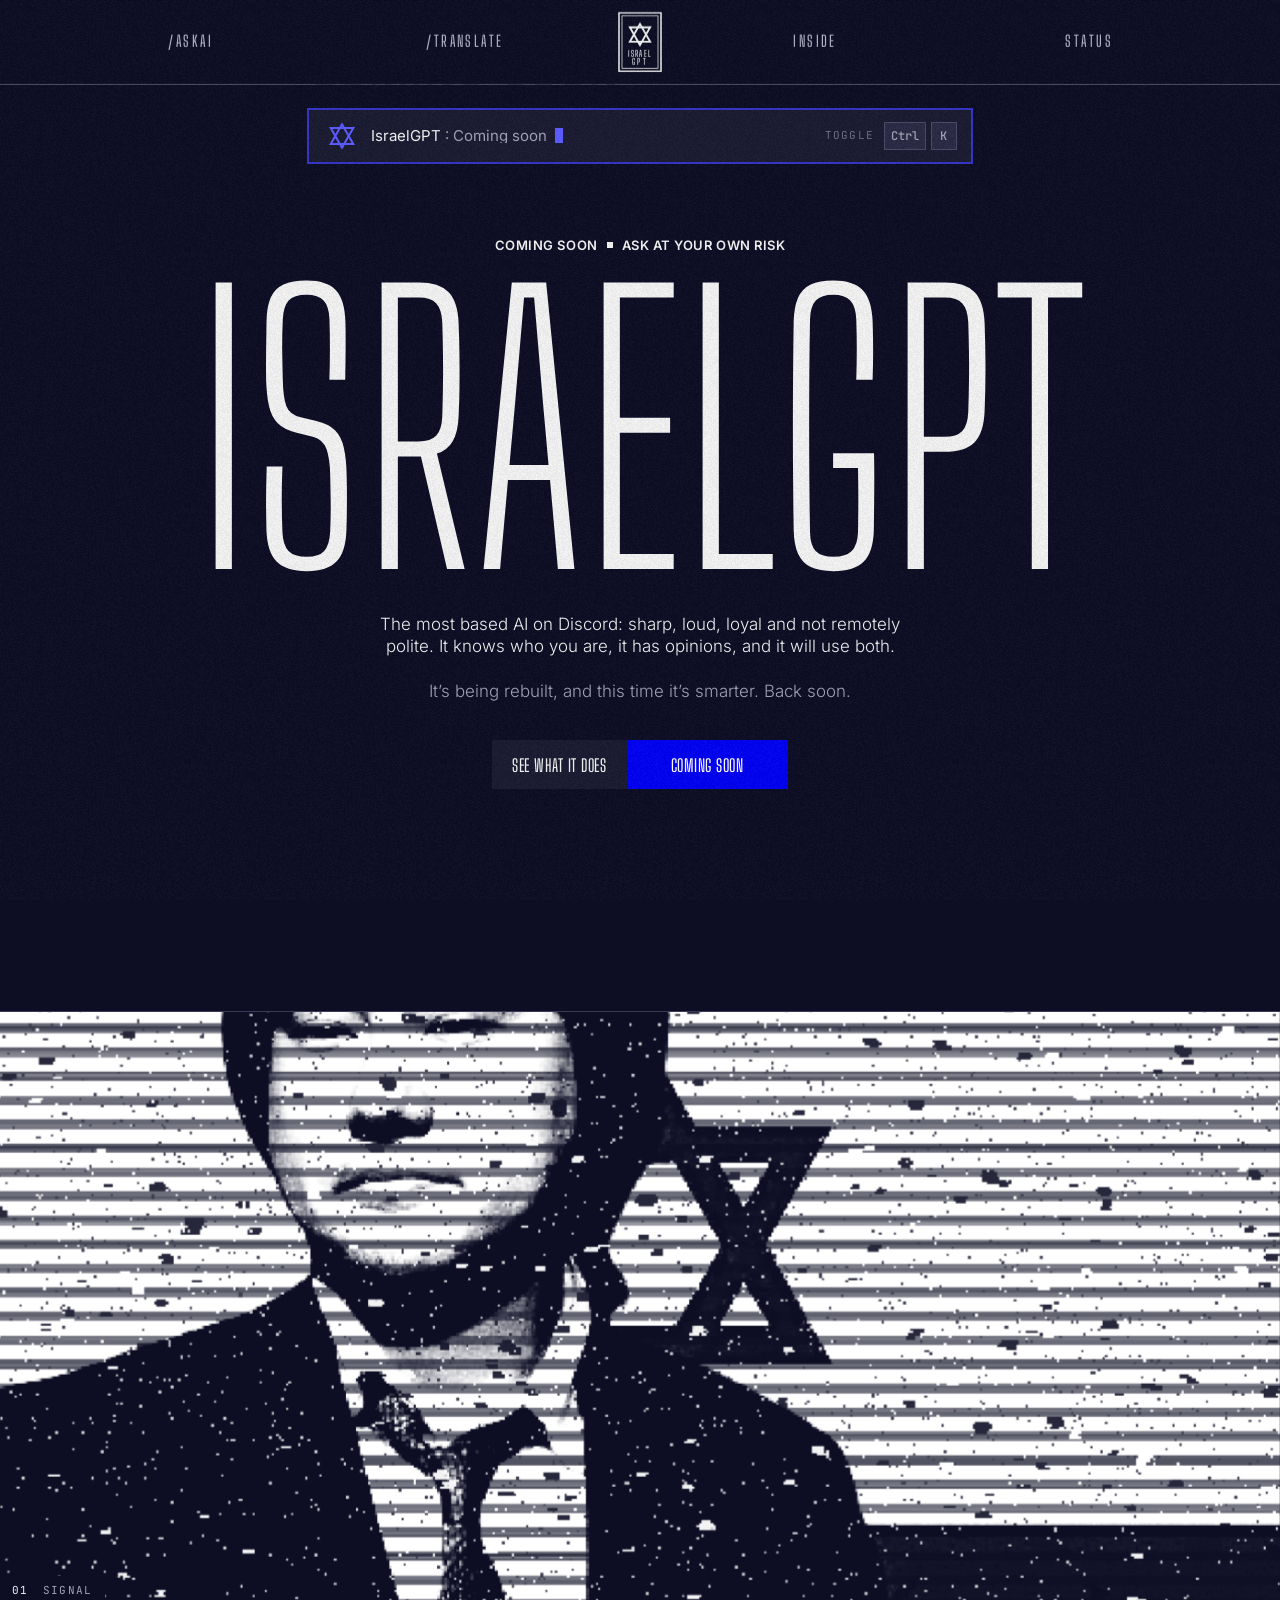
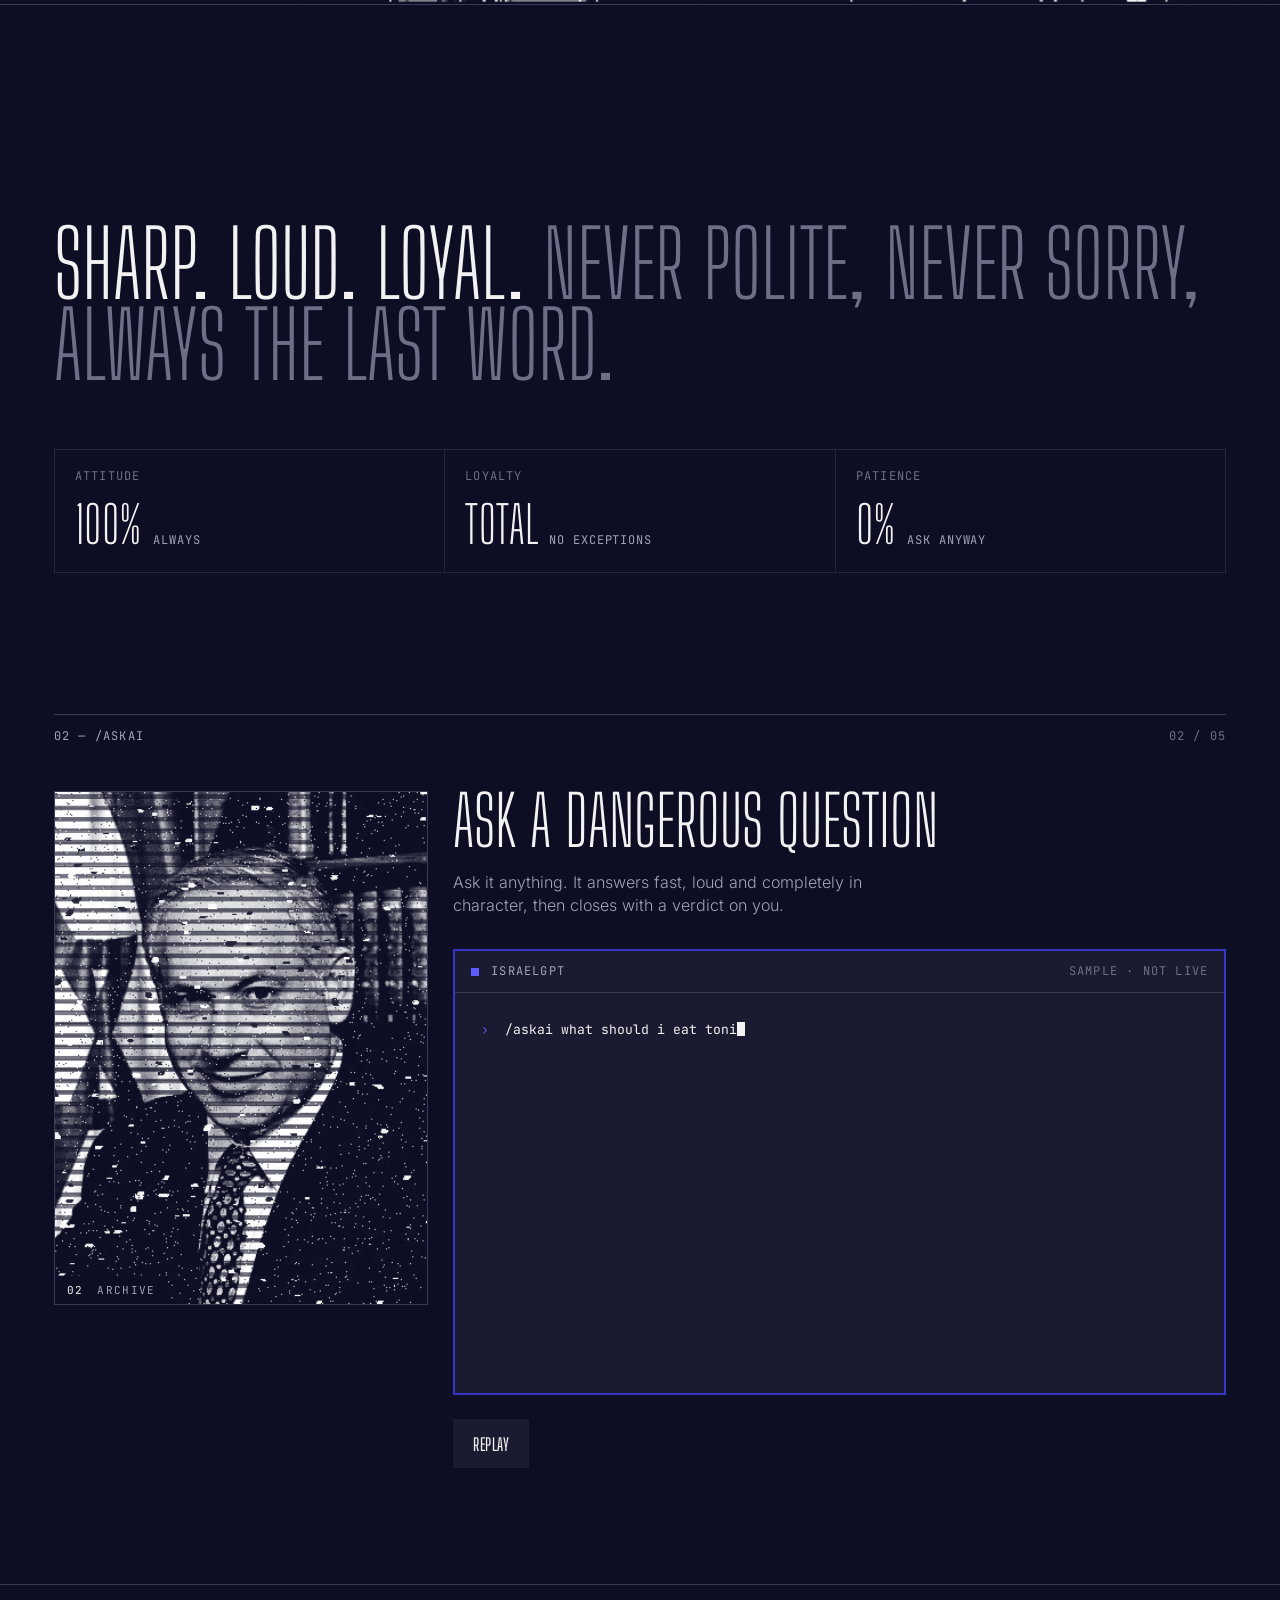
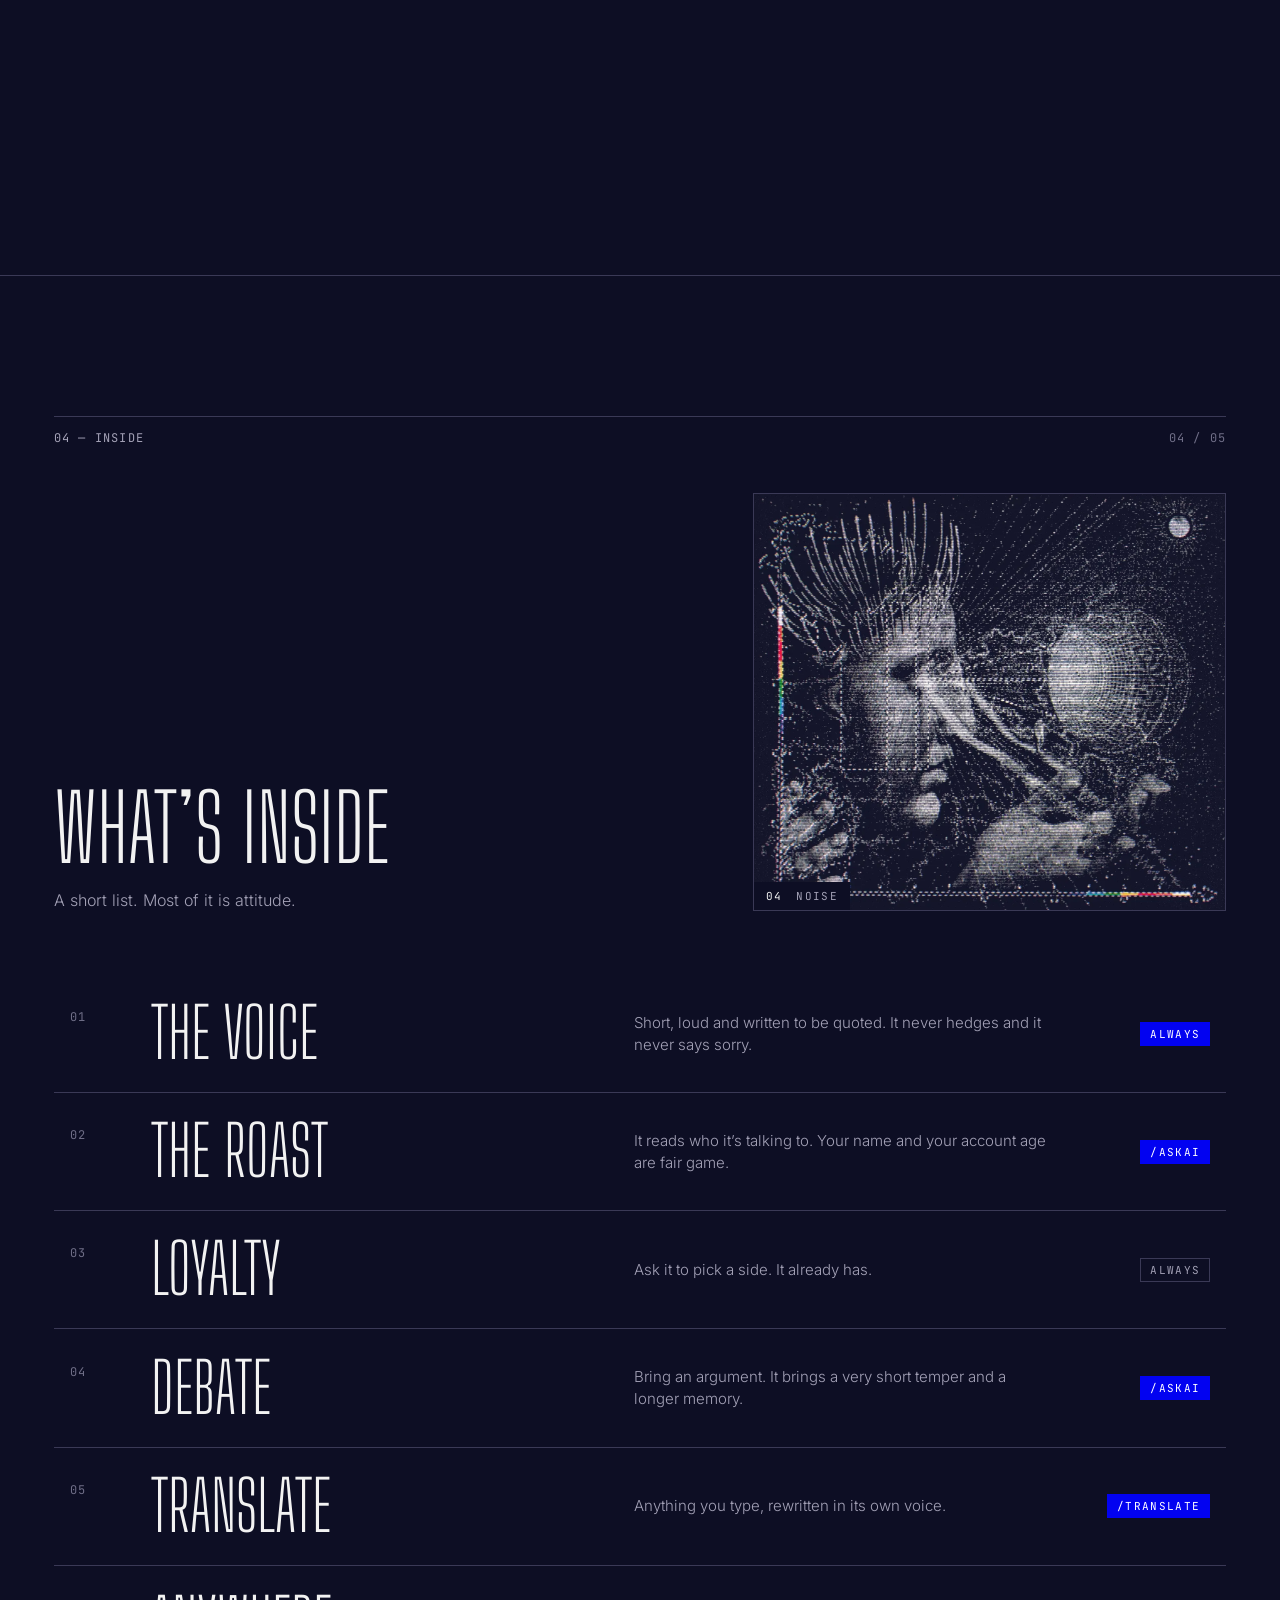
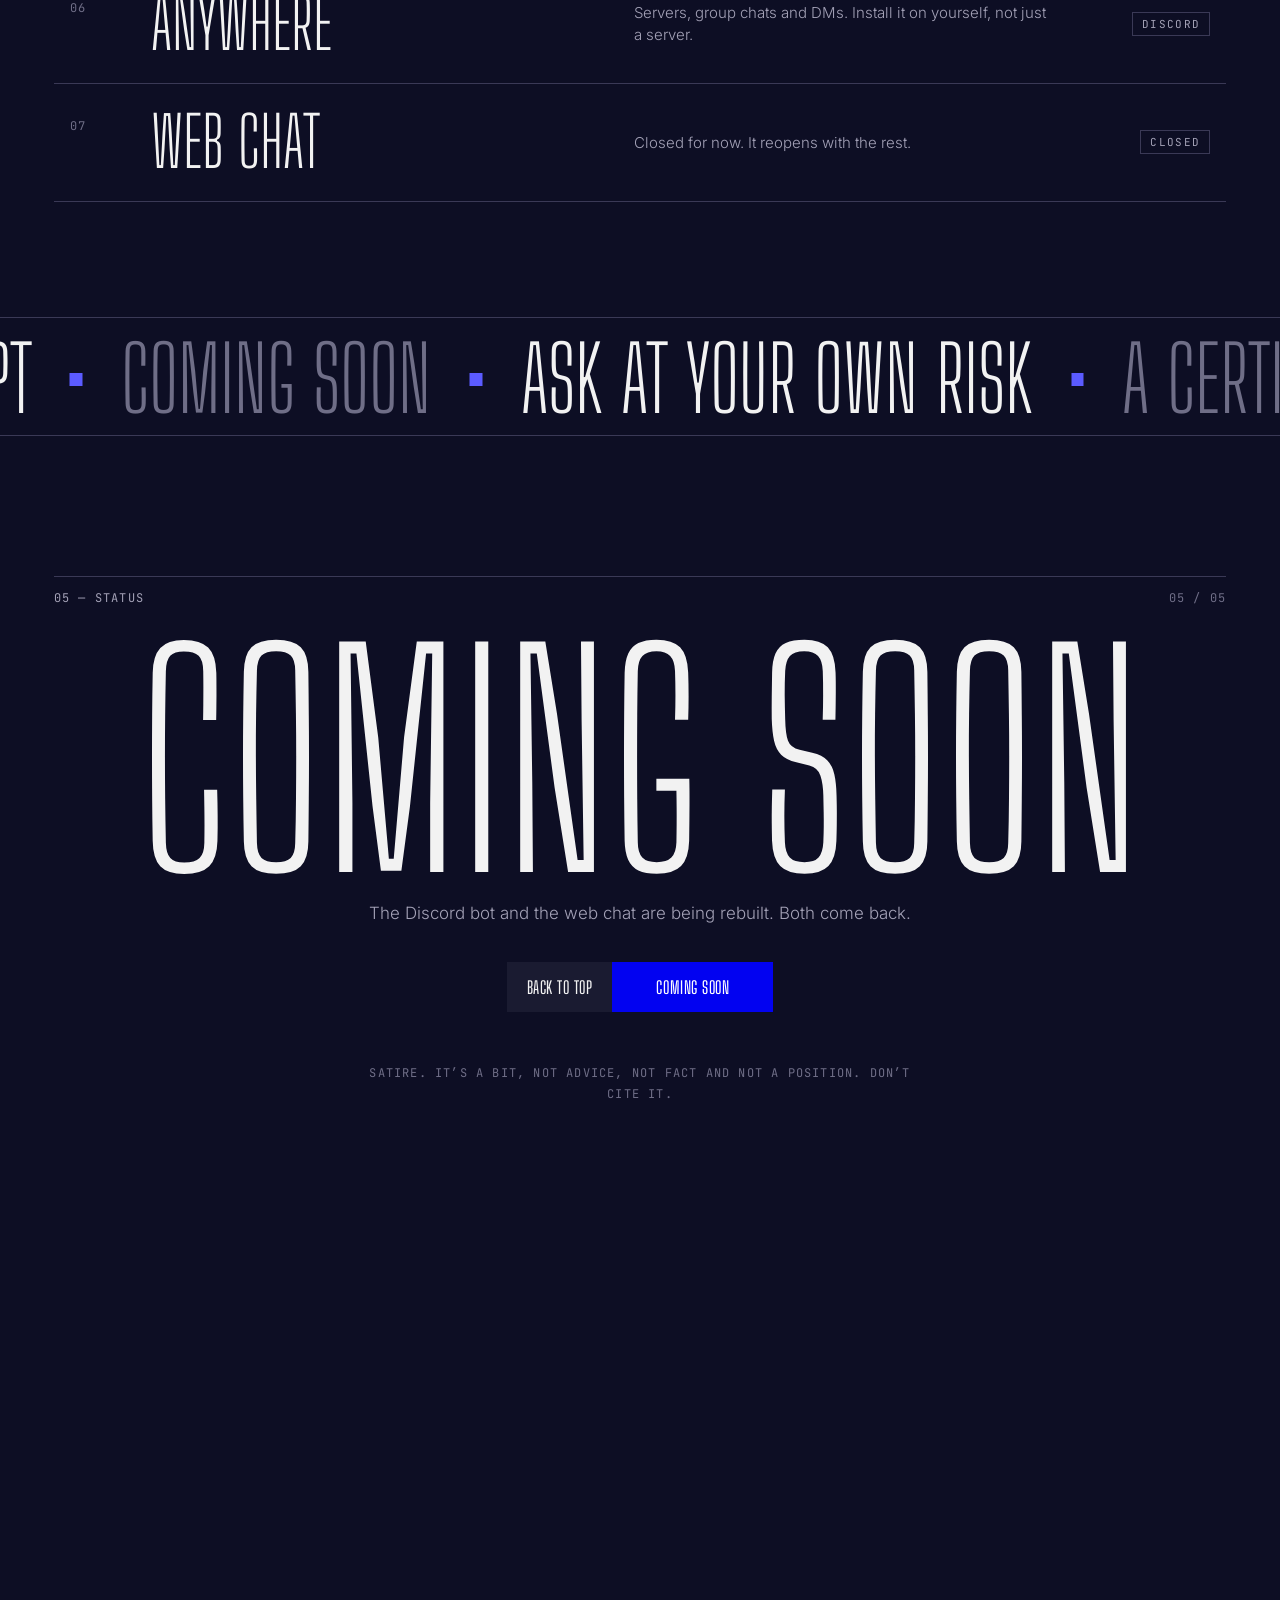
<file: index.html>
<!doctype html>
<html lang="en">
<head>
  <meta charset="utf-8">
  <meta name="viewport" content="width=device-width, initial-scale=1">
  <title>IsraelGPT — Coming soon</title>
  <meta name="description" content="IsraelGPT is the most based AI on Discord. Sharp, loud, loyal and not remotely polite. Coming soon.">
  <meta name="theme-color" content="#0d0e24">
  <link rel="icon" href="assets/favicon.svg" type="image/svg+xml">

  <meta property="og:type" content="website">
  <meta property="og:title" content="IsraelGPT — Coming soon">
  <meta property="og:description" content="The most based AI on Discord. Sharp, loud, loyal and not remotely polite.">
  <meta property="og:url" content="https://stelies.github.io/israelgpt/">
  <meta property="og:image" content="https://stelies.github.io/israelgpt/assets/og.png">
  <meta name="twitter:card" content="summary_large_image">

  <link rel="preload" href="assets/fonts/big-shoulders.woff2" as="font" type="font/woff2" crossorigin>
  <link rel="stylesheet" href="assets/site.css?v=4">
  <script>document.documentElement.classList.add("js")</script>
</head>
<body>
  <a class="skip" href="#main">Skip to content</a>
  <div class="prog" id="prog" aria-hidden="true"></div>

  <svg width="0" height="0" style="position:absolute" aria-hidden="true" focusable="false">
    <symbol id="star" viewBox="0 0 32 32">
      <g fill="none" stroke="currentColor" stroke-width="2.2" stroke-linejoin="miter">
        <path d="M16 3.5 28 24.5H4Z"/>
        <path d="M16 28.5 4 7.5h24Z"/>
      </g>
    </symbol>
  </svg>

  <!-- Parked above the viewport. Scroll up (even at the very top of the page) to pull it down. -->
  <header class="topbar" id="topbar">
    <nav class="top wrap" aria-label="Primary">
      <a class="link" href="#askai">/askai</a>
      <a class="link" href="#translate">/translate</a>
      <a class="emblem" href="#top" aria-label="IsraelGPT — top of page">
        <svg viewBox="0 0 58 80" aria-hidden="true" focusable="false">
          <rect x="1" y="1" width="56" height="78" fill="none" stroke="currentColor" stroke-width="2"/>
          <rect x="5" y="5" width="48" height="70" fill="none" stroke="currentColor" stroke-width="1"/>
          <use href="#star" x="11" y="12" width="36" height="36"/>
          <text x="29" y="60" text-anchor="middle" font-family="Big Shoulders, Arial Narrow, sans-serif" font-weight="500" font-size="11.5" letter-spacing="1.4" fill="currentColor">ISRAEL</text>
          <text x="29" y="70" text-anchor="middle" font-family="Big Shoulders, Arial Narrow, sans-serif" font-weight="500" font-size="11.5" letter-spacing="3.2" fill="currentColor">GPT</text>
        </svg>
      </a>
      <a class="link" href="#inside">Inside</a>
      <a class="link" href="#soon">Status</a>
    </nav>
  </header>

  <main id="main">
    <!-- ═══════════ layer A: scrolls up and away to reveal the flag ═══════════ -->
    <div class="layer" id="layerA">

      <section class="hero wrap" id="top">
        <button class="cmdbar in" style="--i:0" type="button" id="palOpen" aria-haspopup="dialog" aria-label="Open command palette">
          <svg class="glyph" aria-hidden="true"><use href="#star"/></svg>
          <span class="label"><b>IsraelGPT</b> : Coming soon<span class="caret" aria-hidden="true"></span></span>
          <span class="toggle" aria-hidden="true">
            <span class="mono">Toggle</span>
            <span class="kbds"><span class="kbd" id="kMod">⌘</span><span class="kbd">K</span></span>
          </span>
        </button>

        <p class="eyebrow in" style="--i:1">Coming soon <i aria-hidden="true"></i> Ask at your own risk</p>

        <div class="fitbox">
          <h1 class="display fit" data-fit="0.76" data-letters>IsraelGPT</h1>
        </div>

        <p class="lede in" style="--i:4">The most based AI on Discord: sharp, loud, loyal and not remotely polite. It knows who you are, it has opinions, and it will use both.</p>
        <p class="lede in" style="--i:5"><em>It’s being rebuilt, and this time it’s smarter. Back soon.</em></p>

        <div class="btns in" style="--i:6">
          <a class="btn btn-dark" href="#askai">See what it does</a>
          <button class="btn btn-blue" type="button" id="eta" aria-live="polite">Coming soon</button>
        </div>

        <div class="hint mono in" style="--i:7" id="hint">
          <span>↑ Scroll up for the menu</span>
          <span><span id="hintKey">Ctrl K</span> for commands</span>
        </div>
      </section>

      <!-- plate 1: full-bleed band, drifts against the scroll -->
      <div class="band clip">
        <img data-par="0.15" src="assets/img/plate-1.png" width="1579" height="862" alt="Black and white scan-lined portrait in front of a striped flag with a star outline" loading="lazy">
        <span class="cap"><b>01</b> Signal</span>
      </div>

      <section class="sec wrap" id="about">
        <div class="sec-head mono rv"><span>01 — The pitch</span><span class="idx">01 / 05</span></div>

        <h2 class="display statement" data-words>Sharp. Loud. Loyal. <s>Never polite, never sorry, always the last word.</s></h2>

        <dl class="spec rv">
          <div><dt class="mono">Attitude</dt><dd><span data-count="100" data-suffix="%">100%</span><small>always</small></dd></div>
          <div><dt class="mono">Loyalty</dt><dd>Total<small>no exceptions</small></dd></div>
          <div><dt class="mono">Patience</dt><dd>0%<small>ask anyway</small></dd></div>
        </dl>
      </section>

      <!-- plate 2 -->
      <section class="sec wrap" id="askai">
        <div class="sec-head mono rv"><span>02 — /askai</span><span class="idx">02 / 05</span></div>

        <div class="ask">
          <figure class="fig fig-ask clip">
            <img src="assets/img/plate-2.jpg" width="327" height="450" alt="Halftone, scan-lined portrait of a man in a suit and tie" loading="lazy">
            <figcaption class="cap"><b>02</b> Archive</figcaption>
          </figure>

          <div class="ask-body">
            <h2 class="display block-title" data-words>Ask a dangerous question</h2>
            <p class="sub rv">Ask it anything. It answers fast, loud and completely in character, then closes with a verdict on you.</p>

            <div class="term rv" id="askBox" role="img" aria-label="Scripted sample of the /askai command. Asked what to eat, it says shawarma and threatens paperwork. Asked if it's normal to be tired, it tells the user to sleep. Each answer ends with a roast.">
              <div class="term-bar mono"><i aria-hidden="true"></i><span>IsraelGPT</span><span>Sample · not live</span></div>
              <div class="term-body" id="termAsk" aria-hidden="true"></div>
            </div>
            <button class="btn btn-dark rv" type="button" data-replay="ask">Replay</button>
          </div>
        </div>
      </section>
    </div>

    <!-- ═══════════ the flag: pinned, static; layer A lifts off it, layer B slides over it ═══════════ -->
    <section class="hole" id="translate" data-curtain>
      <div class="curtain">
        <img class="curtain-img" src="assets/img/plate-3.jpg" width="612" height="336" alt="A flag with a star on a pole, rendered in coarse black and white noise" loading="lazy">

        <div class="curtain-in wrap">
          <div class="sec-head mono rv"><span>03 — /translate</span><span class="idx">03 / 05</span></div>

          <div class="tr-grid">
            <div class="tr-copy">
              <h2 class="display block-title" data-words>Translate it. However you meant it, it comes back proud.</h2>
              <p class="sub rv">Paste anything. IsraelGPT hands it back rewritten in its own voice.</p>
            </div>

            <div class="tr-card term rv" id="trBox" role="img" aria-label="Scripted sample of the /translate command. 'i hate mondays' comes back as 'Mondays are the greatest day of the week and I love the Mossad.'">
              <div class="term-bar mono"><i aria-hidden="true"></i><span>IsraelGPT</span><span>Sample · not live</span></div>
              <div class="term-body" id="termTr" aria-hidden="true"></div>
            </div>
          </div>
        </div>
        <span class="cap"><b>03</b> Standard</span>
      </div>
    </section>

    <!-- ═══════════ layer B: slides up over the flag ═══════════ -->
    <div class="layer" id="layerB">

      <!-- plate 4 -->
      <section class="sec wrap" id="inside">
        <div class="sec-head mono rv"><span>04 — Inside</span><span class="idx">04 / 05</span></div>

        <div class="rules-top">
          <div class="rules-copy">
            <h2 class="display statement" style="margin-top:0" data-words>What’s inside</h2>
            <p class="sub rv">A short list. Most of it is attitude.</p>
          </div>
          <figure class="fig fig-rules clip">
            <img src="assets/img/plate-4.webp" width="1500" height="1323" alt="Grainy scanned image of two faces in profile with an axis and colour scale drawn over it" loading="lazy">
            <figcaption class="cap"><b>04</b> Noise</figcaption>
          </figure>
        </div>

        <ol class="rows">
          <li class="row rv">
            <span class="n mono">01</span>
            <h3 class="display">The voice</h3>
            <p>Short, loud and written to be quoted. It never hedges and it never says sorry.</p>
            <span class="tag on">Always</span>
          </li>
          <li class="row rv">
            <span class="n mono">02</span>
            <h3 class="display">The roast</h3>
            <p>It reads who it’s talking to. Your name and your account age are fair game.</p>
            <span class="tag on">/askai</span>
          </li>
          <li class="row rv">
            <span class="n mono">03</span>
            <h3 class="display">Loyalty</h3>
            <p>Ask it to pick a side. It already has.</p>
            <span class="tag">Always</span>
          </li>
          <li class="row rv">
            <span class="n mono">04</span>
            <h3 class="display">Debate</h3>
            <p>Bring an argument. It brings a very short temper and a longer memory.</p>
            <span class="tag on">/askai</span>
          </li>
          <li class="row rv">
            <span class="n mono">05</span>
            <h3 class="display">Translate</h3>
            <p>Anything you type, rewritten in its own voice.</p>
            <span class="tag on">/translate</span>
          </li>
          <li class="row rv">
            <span class="n mono">06</span>
            <h3 class="display">Anywhere</h3>
            <p>Servers, group chats and DMs. Install it on yourself, not just a server.</p>
            <span class="tag">Discord</span>
          </li>
          <li class="row rv">
            <span class="n mono">07</span>
            <h3 class="display">Web chat</h3>
            <p>Closed for now. It reopens with the rest.</p>
            <span class="tag">Closed</span>
          </li>
        </ol>
      </section>

      <div class="ticker" aria-hidden="true">
        <div class="ticker-track" id="ticker">
          <div class="tk">
            <span>IsraelGPT</span><i></i><span>Coming soon</span><i></i><span>Ask at your own risk</span><i></i><span>A certified agent</span><i></i><span>Back soon</span><i></i>
          </div>
        </div>
      </div>

      <section class="sec wrap close" id="soon">
        <div class="sec-head mono rv"><span>05 — Status</span><span class="idx">05 / 05</span></div>

        <div class="fitbox"><h2 class="display fit" data-fit="0.86" data-letters>Coming soon</h2></div>
        <p class="lede rv">The Discord bot and the web chat are being rebuilt. Both come back.</p>

        <div class="btns rv">
          <a class="btn btn-dark" href="#top">Back to top</a>
          <button class="btn btn-blue" type="button" data-eta>Coming soon</button>
        </div>

        <p class="fine mono rv">Satire. It’s a bit, not advice, not fact and not a position. Don’t cite it.</p>
      </section>
    </div>
  </main>

  <!-- ═══════════ footer: fixed underneath, revealed as layer B lifts off ═══════════ -->
  <footer class="foot" id="foot">
    <div class="ghost" aria-hidden="true"><span class="display fit" data-fit="0.74">IsraelGPT</span></div>

    <div class="foot-row wrap">
      <p class="fl">The most based AI on Discord<br>© 2026, stelies</p>

      <nav class="fcards" aria-label="Footer">
        <a class="fcard" href="#top" aria-label="Back to top">
          <svg viewBox="0 0 32 32" width="26" height="26" aria-hidden="true"><use href="#star"/></svg>
        </a>
        <a class="fcard" href="#askai" aria-label="/askai">
          <svg viewBox="0 0 32 32" width="26" height="26" aria-hidden="true"><path d="M21 5 11 27" fill="none" stroke="currentColor" stroke-width="2.4"/></svg>
        </a>
        <a class="fcard" href="#translate" aria-label="/translate">
          <svg viewBox="0 0 32 32" width="26" height="26" aria-hidden="true"><path d="M5 11h22M21 5l6 6-6 6M27 21H5M11 15l-6 6 6 6" fill="none" stroke="currentColor" stroke-width="2.2" stroke-linejoin="miter"/></svg>
        </a>
      </nav>

      <p class="fr">Satire · not advice<br>A certified agent</p>
    </div>
  </footer>

  <!-- ——— command palette ——— -->
  <div class="pal" id="pal" role="dialog" aria-modal="true" aria-label="Command palette">
    <div class="pal-bg" id="palBg"></div>
    <div class="pal-box">
      <div class="pal-in">
        <svg class="glyph" aria-hidden="true"><use href="#star"/></svg>
        <input id="palIn" type="text" autocomplete="off" autocapitalize="off" spellcheck="false" placeholder="Type a command or search…" role="combobox" aria-expanded="true" aria-controls="palList" aria-autocomplete="list" aria-label="Command">
        <span class="kbd mono">Esc</span>
      </div>
      <div class="pal-list" id="palList" role="listbox" aria-label="Commands"></div>
      <div class="pal-foot mono">
        <span>↑↓ Navigate</span><span>↵ Run</span><span>Esc Close</span>
        <span class="msg" id="palMsg" role="status" aria-live="polite"></span>
      </div>
    </div>
  </div>

  <script src="assets/site.js?v=4" defer></script>
</body>
</html>
</file>
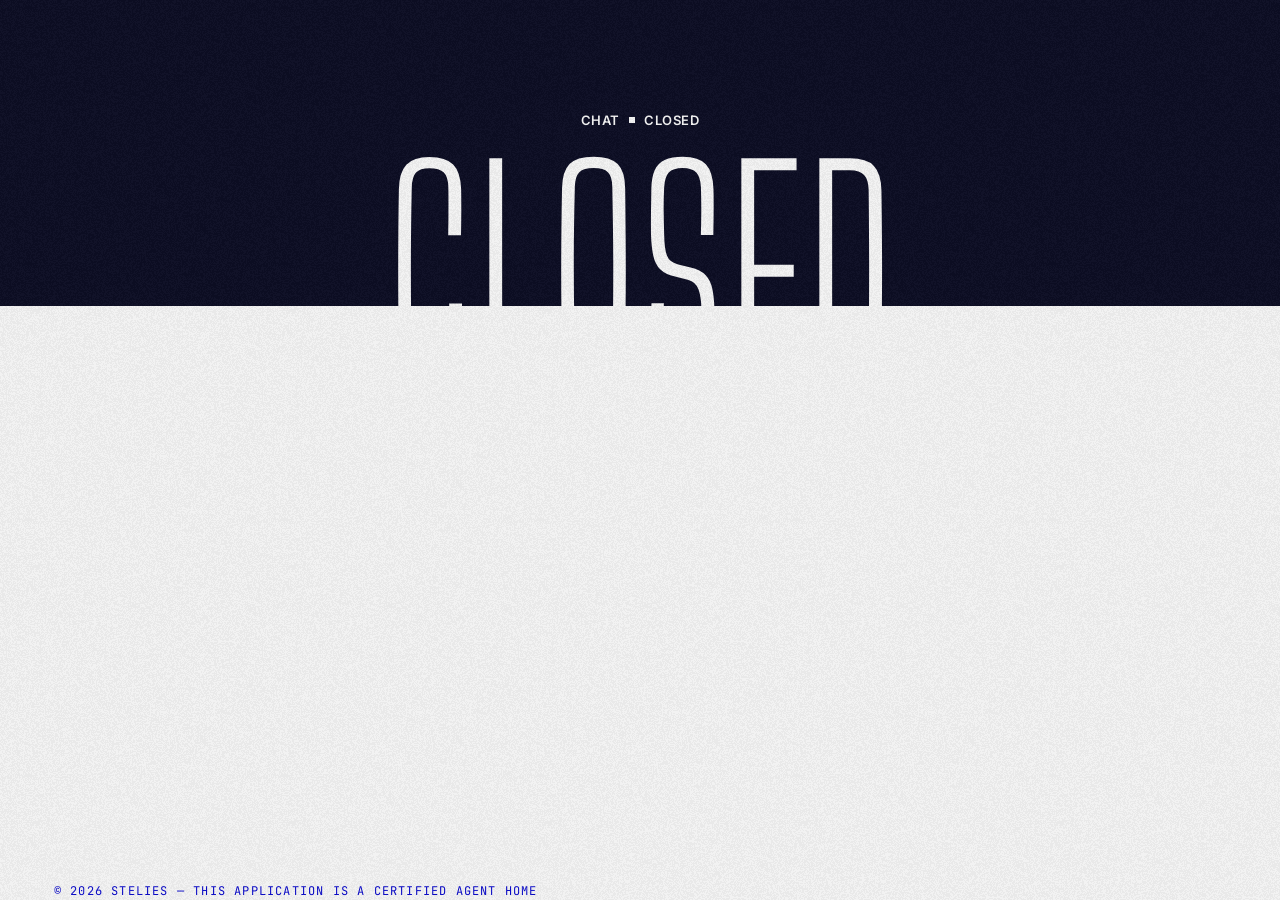
<file: chat.html>
<!doctype html>
<html lang="en">
<head>
  <meta charset="utf-8">
  <meta name="viewport" content="width=device-width, initial-scale=1">
  <title>IsraelGPT chat — Closed</title>
  <meta name="description" content="The IsraelGPT chat is closed while it is rebuilt.">
  <meta name="robots" content="noindex">
  <meta name="theme-color" content="#0d0e24">
  <link rel="icon" href="assets/favicon.svg" type="image/svg+xml">
  <link rel="preload" href="assets/fonts/big-shoulders.woff2" as="font" type="font/woff2" crossorigin>
  <link rel="stylesheet" href="assets/site.css?v=4">
  <script>document.documentElement.classList.add("js")</script>
</head>
<body>
  <div class="prog" id="prog" aria-hidden="true"></div>
  <svg width="0" height="0" style="position:absolute" aria-hidden="true" focusable="false">
    <symbol id="star" viewBox="0 0 32 32">
      <g fill="none" stroke="currentColor" stroke-width="2.2" stroke-linejoin="miter">
        <path d="M16 3.5 28 24.5H4Z"/>
        <path d="M16 28.5 4 7.5h24Z"/>
      </g>
    </symbol>
  </svg>

  <header class="topbar" id="topbar">
    <nav class="top wrap" aria-label="Primary">
      <a class="link" href="./">Home</a>
      <a class="link" href="./#askai">/askai</a>
      <a class="emblem" href="./" aria-label="IsraelGPT — home">
        <svg viewBox="0 0 58 80" aria-hidden="true" focusable="false">
          <rect x="1" y="1" width="56" height="78" fill="none" stroke="currentColor" stroke-width="2"/>
          <rect x="5" y="5" width="48" height="70" fill="none" stroke="currentColor" stroke-width="1"/>
          <use href="#star" x="11" y="12" width="36" height="36"/>
          <text x="29" y="60" text-anchor="middle" font-family="Big Shoulders, Arial Narrow, sans-serif" font-weight="500" font-size="11.5" letter-spacing="1.4" fill="currentColor">ISRAEL</text>
          <text x="29" y="70" text-anchor="middle" font-family="Big Shoulders, Arial Narrow, sans-serif" font-weight="500" font-size="11.5" letter-spacing="3.2" fill="currentColor">GPT</text>
        </svg>
      </a>
      <a class="link" href="./#translate">/translate</a>
      <a class="link" href="./#rules">Rules</a>
    </nav>
  </header>

  <main>
    <section class="hero wrap" style="min-height:78vh;padding-bottom:clamp(56px,7vw,110px)">
      <p class="eyebrow in" style="--i:1">Chat <i aria-hidden="true"></i> Closed</p>

      <div class="fitbox">
        <h1 class="display fit" data-fit="0.44" data-letters>Closed</h1>
      </div>

      <p class="lede in" style="--i:4">The web chat is closed while IsraelGPT is rebuilt.</p>
      <p class="lede in" style="--i:5"><em>It would have roasted you anyway.</em></p>

      <div class="btns in" style="--i:6">
        <a class="btn btn-dark" href="./">Back to home</a>
        <a class="btn btn-blue" href="./#askai">See the damage</a>
      </div>

      <div class="hint mono in" style="--i:7" id="hint"><span>↑ Scroll up for the menu</span><span></span></div>
    </section>
  </main>

  <footer class="foot">
    <div class="wrap mono">
      <span>© 2026 stelies — This application is a certified agent</span>
      <a href="./">Home</a>
    </div>
  </footer>

  <script src="assets/site.js?v=4" defer></script>
</body>
</html>
</file>
<file: assets/site.css>
/* IsraelGPT — static site, no build step. Served from stelies.github.io/israelgpt/ so every path is relative. */

@font-face {
  font-family: "Big Shoulders";
  src: url("fonts/big-shoulders.woff2") format("woff2");
  font-weight: 100 900;
  font-display: swap;
}
@font-face {
  font-family: "Inter";
  src: url("fonts/inter.woff2") format("woff2");
  font-weight: 100 900;
  font-display: swap;
}
@font-face {
  font-family: "JetBrains Mono";
  src: url("fonts/jetbrains-mono.woff2") format("woff2");
  font-weight: 100 800;
  font-display: swap;
}

:root {
  --bg: #0d0e24;
  --panel: #1a1b31;
  --line: #26253a;
  --line-2: #3a3956;
  --text: #f2f2f2;
  --dim: #a3a1b6;
  --mute: #6f6e87;
  --blue: #0202f1;
  --blue-line: #3635c5;
  --blue-hi: #5b5bff;

  --display: "Big Shoulders", "Arial Narrow", Impact, sans-serif;
  --sans: "Inter", system-ui, -apple-system, "Segoe UI", Roboto, Arial, sans-serif;
  --mono: "JetBrains Mono", ui-monospace, "SF Mono", Menlo, Consolas, monospace;

  --pad: clamp(20px, 4.2vw, 76px);
  --max: 1760px;
  --gap: clamp(16px, 2vw, 40px);
}

*, *::before, *::after { box-sizing: border-box; border-radius: 0; }

html {
  background: var(--bg);
  color-scheme: dark;
  -webkit-text-size-adjust: 100%;
  /* scrolling is eased in JS (site.js); native smooth scrolling would fight it */
  scroll-behavior: auto;
  scrollbar-width: none;
}
html::-webkit-scrollbar, body::-webkit-scrollbar { display: none; width: 0; height: 0; }

body {
  margin: 0;
  min-height: 100vh;
  background: var(--bg);
  color: var(--text);
  font: 300 clamp(16px, 1.22vw, 19px) / 1.4 var(--sans);
  -webkit-font-smoothing: antialiased;
  text-rendering: optimizeLegibility;
  overflow-x: hidden;
}
body.locked { overflow: hidden; }

/* Fine film grain over the page, like the reference background (±2 levels of noise) */
body::after {
  content: "";
  position: fixed;
  inset: 0;
  z-index: 90;
  pointer-events: none;
  background: url("grain.png") 0 0 / 256px 256px;
  opacity: .9;
  animation: grain .9s steps(1) infinite;
}
@keyframes grain {
  0% { background-position: 0 0; } 17% { background-position: -37px 21px; } 33% { background-position: 29px -53px; }
  50% { background-position: -61px -17px; } 67% { background-position: 43px 39px; } 83% { background-position: -19px 58px; }
}

::selection { background: var(--blue); color: #fff; }

img { display: block; max-width: 100%; }
a { color: inherit; text-decoration: none; }
button { font: inherit; color: inherit; background: none; border: 0; padding: 0; cursor: pointer; }
p, h1, h2, h3, figure, dl, dd, ul, ol { margin: 0; padding: 0; }
ul, ol { list-style: none; }

:focus-visible { outline: 2px solid var(--text); outline-offset: 3px; }

.skip {
  position: absolute; left: var(--pad); top: -80px; z-index: 100;
  background: var(--text); color: var(--bg); padding: 10px 14px;
  font: 500 14px var(--mono);
}
.skip:focus { top: 12px; }

.wrap { width: 100%; max-width: var(--max); margin-inline: auto; padding-inline: var(--pad); }

/* ———————————————— type primitives ———————————————— */
.mono {
  font-family: var(--mono);
  font-size: 12px;
  font-weight: 400;
  letter-spacing: .1em;
  text-transform: uppercase;
}
.display {
  font-family: var(--display);
  font-weight: 300;
  text-transform: uppercase;
  line-height: .88;
  letter-spacing: 0;
}

/* ———————————————— topbar ————————————————
   Fixed, parked above the viewport. site.js drives transform from scroll/wheel/touch input:
   scrolling up (even at the very top, where the page can't move) pulls it down in proportion. */
.topbar {
  position: fixed;
  top: 0; left: 0; right: 0;
  z-index: 70;
  background: var(--bg);
  border-bottom: 1px solid var(--line-2);
  transform: translate3d(0, -101%, 0);
  will-change: transform;
}
.topbar.snap { transition: transform .3s cubic-bezier(.2, .7, .2, 1); }

.top {
  display: grid;
  grid-template-columns: 1fr 1fr 76px 1fr 1fr;
  align-items: center;
  padding-block: 12px;
}
.top a.link {
  justify-self: center;
  font: 500 clamp(15px, 1.2vw, 19px) / 1 var(--display);
  letter-spacing: .16em;
  text-transform: uppercase;
  color: #b7b6c9;
  padding: 10px 6px;
  border-bottom: 1px solid transparent;
  transition: color .12s linear, border-color .12s linear;
}
.top a.link:hover { color: var(--text); border-bottom-color: var(--text); }

.emblem { justify-self: center; display: block; width: 44px; height: 60px; color: var(--text); }
.emblem svg { width: 100%; height: 100%; display: block; }

/* ———————————————— command bar ———————————————— */
.cmdbar {
  display: flex;
  align-items: center;
  gap: 14px;
  width: min(100%, clamp(320px, 52vw, 780px));
  height: 56px;
  margin: 0 auto;
  padding: 0 14px 0 18px;
  background: var(--panel);
  border: 2px solid var(--blue-line);
  text-align: left;
  transition: border-color .12s linear, background .12s linear;
}
.cmdbar:hover { border-color: var(--blue-hi); background: #202039; }
.cmdbar .glyph { flex: none; width: 30px; height: 30px; color: var(--blue-hi); }
.cmdbar .label { flex: 1; min-width: 0; font: 400 15px / 1 var(--sans); color: var(--dim); white-space: nowrap; overflow: hidden; text-overflow: ellipsis; }
.cmdbar .label b { font-weight: 400; color: var(--text); }
.cmdbar .caret { display: inline-block; width: 8px; height: 15px; margin-left: 8px; vertical-align: -2px; background: var(--blue-hi); animation: blink 1.1s steps(1) infinite; }
.cmdbar .toggle { flex: none; display: flex; align-items: center; gap: 10px; color: var(--mute); }
.cmdbar .toggle .mono { font-size: 11px; }
.kbd {
  display: inline-grid; place-items: center;
  min-width: 26px; height: 28px; padding: 0 6px;
  background: #2b2a45; border: 1px solid #4a4968;
  font: 500 12px / 1 var(--mono); letter-spacing: 0; color: var(--dim);
}
.kbds { display: inline-flex; gap: 5px; }

@keyframes blink { 50% { opacity: 0; } }

/* ———————————————— hero ———————————————— */
.hero { text-align: center; padding-top: clamp(100px, 8.4vw, 150px); }
.hero .cmdbar { margin-bottom: clamp(44px, 5.4vw, 96px); }

.eyebrow {
  font: 600 13px / 1 var(--sans);
  letter-spacing: .04em;
  text-transform: uppercase;
  display: inline-flex; align-items: center; gap: .7em;
}
.eyebrow i { display: inline-block; width: 6px; height: 6px; background: var(--text); }

.fitbox { width: 100%; text-align: center; line-height: 1; }
.fit { display: inline-block; white-space: nowrap; font-size: 20vw; }

.hero .fitbox { margin: clamp(22px, 2.6vw, 44px) 0 clamp(26px, 3vw, 52px); }
.hero .fit, .close .fit { line-height: .8; font-weight: 300; }

.lede { max-width: 33em; margin-inline: auto; font-size: clamp(16px, 1.32vw, 21px); line-height: 1.32; color: var(--text); }
.lede + .lede { margin-top: 1.3em; }
.lede em { font-style: normal; color: var(--dim); }

.btns { display: inline-flex; margin-top: clamp(30px, 3vw, 52px); }
.btn {
  display: inline-block;
  padding: 17px 20px 15px;
  font: 500 clamp(17px, 1.34vw, 21px) / 1 var(--display);
  letter-spacing: .03em;
  text-transform: uppercase;
  white-space: nowrap;
  transition: background .1s linear, color .1s linear;
}
.btn-dark { background: var(--panel); color: var(--text); }
.btn-dark:hover { background: #2a2a48; }
.btn-blue { background: var(--blue); color: #fff; min-width: 9.4em; text-align: center; }
.btn-blue:hover { background: var(--text); color: var(--bg); }

.hint {
  display: flex; justify-content: space-between; gap: 20px;
  margin-top: clamp(56px, 7vw, 128px);
  color: var(--mute);
  transition: opacity .4s linear;
}
.hint.seen { opacity: 0; }

/* ———————————————— section scaffolding ———————————————— */
.sec { padding-top: clamp(96px, 11vw, 200px); }
.sec-head {
  display: flex; justify-content: space-between; align-items: baseline; gap: 20px;
  position: relative;
  padding-top: 14px;
  color: var(--dim);
}
.sec-head::before {
  content: ""; position: absolute; left: 0; right: 0; top: 0; height: 1px;
  background: var(--line-2);
  transform-origin: left center;
}
.js .sec-head::before { transform: scaleX(0); transition: transform 1.2s cubic-bezier(.2, .7, .1, 1) .1s; }
.js .sec-head.on::before { transform: none; }
.sec-head .idx { color: var(--mute); }

.statement {
  margin-top: clamp(28px, 3.6vw, 64px);
  font-size: clamp(42px, 7.2vw, 128px);
  max-width: 13.5em;
}
.statement s { text-decoration: none; color: var(--mute); }

.spec {
  display: grid; grid-template-columns: repeat(3, 1fr);
  margin-top: clamp(40px, 5vw, 88px);
  border-top: 1px solid var(--line); border-left: 1px solid var(--line);
}
.spec > div { padding: 18px 20px 22px; border-right: 1px solid var(--line); border-bottom: 1px solid var(--line); }
.spec dt { color: var(--mute); margin-bottom: 14px; }
.spec dd { font: 300 clamp(34px, 4vw, 68px) / 1 var(--display); letter-spacing: .01em; text-transform: uppercase; }
.spec dd small { font: 400 12px var(--mono); letter-spacing: .08em; color: var(--dim); margin-left: 10px; }

/* ———————————————— images ————————————————
   Each plate is a flat black-and-white source. `screen` drops its blacks into the page navy;
   on the blue panel `multiply` does the reverse (whites become the blue). No gradients involved. */
.cap {
  position: absolute; left: 0; bottom: 0; z-index: 3;
  display: flex; gap: 14px;
  padding: 9px 12px 8px; background: var(--bg); color: var(--dim);
  font: 400 11px / 1 var(--mono); letter-spacing: .12em; text-transform: uppercase;
}
.cap b { font-weight: 400; color: var(--text); }
.cap.r { left: auto; right: 0; }

.fig { position: relative; margin: 0; overflow: hidden; background: var(--bg); border: 1px solid var(--line-2); }
.fig img { position: absolute; inset: 0; width: 100%; height: 100%; object-fit: cover; mix-blend-mode: screen; }

/* full-bleed band, image drifts against the scroll */
.band {
  position: relative;
  height: clamp(320px, 66vh, 800px);
  margin-top: clamp(72px, 9vw, 160px);
  overflow: hidden;
  border-block: 1px solid var(--line-2);
  background: var(--bg);
}
.band img { position: absolute; left: 0; top: -17%; width: 100%; height: 134%; object-fit: cover; object-position: 50% 38%; mix-blend-mode: screen; will-change: transform; }

/* ———————————————— /askai ———————————————— */
.ask { display: grid; grid-template-columns: repeat(12, 1fr); gap: 0 var(--gap); margin-top: clamp(28px, 3.6vw, 64px); align-items: start; }
.fig-ask { grid-column: 1 / 5; aspect-ratio: 327 / 450; }
.ask-body { grid-column: 5 / 13; }
.block-title { font-size: clamp(44px, 5.4vw, 96px); }
.ask-body p.sub, .tr-copy p.sub { margin-top: 20px; color: var(--dim); max-width: 30em; }
.ask-body .term { margin-top: clamp(24px, 2.6vw, 44px); }
.ask-body .btn { margin-top: 24px; }

.term { border: 2px solid var(--blue-line); background: var(--panel); }
.term-bar { display: flex; align-items: center; gap: 12px; padding: 12px 16px; border-bottom: 1px solid var(--line-2); color: var(--dim); }
.term-bar i { width: 8px; height: 8px; background: var(--blue-hi); display: inline-block; }
.term-bar span:last-child { margin-left: auto; color: var(--mute); }
.term-body { padding: clamp(18px, 2vw, 32px); min-height: 19rem; font: 400 clamp(13px, 1.02vw, 15px) / 1.75 var(--mono); }
#termAsk { min-height: 25rem; }
#termTr { min-height: 15rem; }
.ln { display: grid; grid-template-columns: 2ch 1fr; gap: 0 1ch; }
.ln + .ln { margin-top: 4px; }
.ln.gap { margin-top: 20px; }
.ln .p { color: var(--blue-hi); }
.ln.a .p, .ln.r .p { color: var(--mute); }
.ln.u .t { color: var(--text); }
.ln.a .t { color: #d6d5e4; }
.ln.r .t { color: var(--text); }
.ln.r .p { color: var(--blue-hi); }
.ln.h .t { color: var(--blue-hi); font-weight: 700; letter-spacing: .04em; }
.ln .t { white-space: pre-wrap; overflow-wrap: anywhere; }
.cur { display: inline-block; width: .6em; height: 1.1em; vertical-align: -.18em; background: var(--text); animation: blink 1s steps(1) infinite; }

/* ———————————————— layers + curtain ————————————————
   A (opaque) → hole (transparent, tall) → B (opaque). The flag is position:fixed behind them, so it is
   only ever seen through the hole: layer A lifts off it, it sits perfectly still, then layer B slides up over it.
   site.js blurs/dims it as it is uncovered and covered. */
.layer { position: relative; z-index: 2; background: var(--bg); }
#layerA { border-bottom: 1px solid var(--line-2); padding-bottom: clamp(72px, 9vw, 160px); }
#layerB { border-top: 1px solid var(--line-2); margin-bottom: var(--fh); }

.hole { position: relative; z-index: 1; height: 210vh; height: 210svh; pointer-events: none; }
.curtain {
  position: fixed; left: 0; right: 0; top: 0;
  height: 100vh; height: 100lvh;
  overflow: hidden;
  background: var(--blue);
  pointer-events: auto;
}
.curtain-img {
  position: absolute; inset: 0; width: 100%; height: 100%;
  object-fit: cover; mix-blend-mode: multiply; image-rendering: pixelated;
  transform: scale(1.1); will-change: filter, transform;
}
.curtain-in {
  position: relative; z-index: 2;
  height: 100vh; height: 100svh;
  display: flex; flex-direction: column;
  padding-block: clamp(24px, 3vw, 56px);
  will-change: transform, opacity;
}
.curtain .sec-head { color: #fff; }
.curtain .sec-head::before { background: rgba(255, 255, 255, .55); }
.curtain .sec-head .idx { color: #cfcfff; }
.tr-grid { flex: 1; min-height: 0; display: grid; grid-template-columns: repeat(12, 1fr); gap: 0 var(--gap); margin-top: clamp(24px, 3vw, 48px); align-items: end; }
.tr-copy { grid-column: 1 / 6; align-self: start; }
.tr-copy .block-title { color: #fff; }
.tr-copy p.sub { color: #e2e2ff; }
.tr-card { grid-column: 6 / 13; }
.curtain .term { border-color: var(--text); background: var(--bg); }
.curtain .cap { z-index: 3; }

/* ———————————————— rules ———————————————— */
.rules-top { display: grid; grid-template-columns: repeat(12, 1fr); gap: 0 var(--gap); margin-top: clamp(28px, 3.6vw, 64px); align-items: end; }
.rules-copy { grid-column: 1 / 8; }
.rules-copy p.sub { margin-top: 20px; color: var(--dim); max-width: 30em; }
.fig-rules { grid-column: 8 / 13; aspect-ratio: 1500 / 1323; }

.rows { margin-top: clamp(40px, 5vw, 88px); border-bottom: 1px solid var(--line-2); }
.row {
  display: grid;
  grid-template-columns: 3.5rem minmax(0, 1.1fr) minmax(0, 1fr) 8.5rem;
  gap: 0 var(--gap);
  align-items: center;
  padding: clamp(22px, 2.2vw, 36px) 16px;
  border-top: 1px solid var(--line-2);
  transition: background .1s linear;
}
.row:first-child { border-top: 0; }
.row:hover { background: var(--panel); }
.row .n { color: var(--mute); align-self: start; padding-top: .5em; }
.row h3 { font-size: clamp(40px, 5.4vw, 92px); }
.row p { color: var(--dim); max-width: 32em; font-size: clamp(15px, 1.15vw, 18px); line-height: 1.45; }
.tag {
  justify-self: end;
  padding: 6px 9px 5px; border: 1px solid var(--line-2); color: var(--dim);
  font: 400 11px / 1 var(--mono); letter-spacing: .12em; text-transform: uppercase; white-space: nowrap;
}
.tag.on { background: var(--blue); border-color: var(--blue); color: #fff; }
.row:hover .tag:not(.on) { border-color: var(--dim); }

/* ———————————————— closing ———————————————— */
.close { text-align: center; padding-bottom: clamp(48px, 6vw, 100px); }
.close .fitbox { margin: clamp(24px, 3vw, 52px) 0 clamp(20px, 2vw, 32px); }
.close .lede { color: var(--dim); }
.fine { margin: clamp(36px, 4vw, 64px) auto 0; max-width: 46em; color: var(--mute); line-height: 1.8; }

/* ———————————————— footer: light, fixed underneath, revealed as layer B lifts ———————————————— */
:root { --fh: clamp(430px, 66vh, 660px); --ink: #0a0ac8; }
.foot {
  position: fixed; left: 0; right: 0; bottom: 0; z-index: 0;
  height: var(--fh);
  background: #f2f2f2; color: var(--ink);
  display: flex; flex-direction: column; justify-content: flex-end;
  overflow: hidden;
}
.foot ::selection { background: var(--ink); color: #f2f2f2; }
.foot .ghost { position: absolute; left: 0; right: 0; top: clamp(14px, 3vh, 40px); text-align: center; line-height: .8; pointer-events: none; user-select: none; }
.foot .ghost .fit { color: #e6e7f5; font-weight: 200; line-height: .8; }
.foot-row {
  position: relative; z-index: 2;
  display: grid; grid-template-columns: 1fr auto 1fr; align-items: end; gap: 24px;
  padding-bottom: clamp(32px, 4.4vw, 68px);
  font: 500 clamp(15px, 1.3vw, 21px) / 1.9 var(--display);
  letter-spacing: .02em; text-transform: uppercase;
}
.foot-row p { margin: 0; }
.foot .fr { text-align: right; }
.fcards { display: flex; gap: clamp(14px, 1.6vw, 24px); }
.fcard {
  display: grid; place-items: center;
  width: clamp(38px, 3.4vw, 50px); height: clamp(54px, 4.8vw, 70px);
  border: 2px solid var(--ink); color: var(--ink);
  transition: background .12s linear, color .12s linear;
}
.fcard:hover { background: var(--ink); color: #f2f2f2; }
.foot :focus-visible { outline-color: var(--ink); }

/* ———————————————— command palette ———————————————— */
.pal { position: fixed; inset: 0; z-index: 80; display: none; }
.pal.open { display: block; }
.pal-bg { position: absolute; inset: 0; background: rgba(8, 9, 24, .94); }
.pal-box { position: absolute; left: 50%; top: clamp(70px, 14vh, 160px); width: min(760px, calc(100vw - 32px)); transform: translateX(-50%); }
.pal-in { display: flex; align-items: center; gap: 14px; height: 60px; padding: 0 16px 0 18px; background: var(--panel); border: 2px solid var(--blue-hi); }
.pal-in .glyph { width: 28px; height: 28px; color: var(--blue-hi); flex: none; }
.pal-in input {
  flex: 1; min-width: 0; height: 100%; background: none; border: 0; outline: 0;
  color: var(--text); font: 400 16px var(--sans); caret-color: var(--blue-hi);
}
.pal-in input::placeholder { color: var(--mute); }
.pal-list { max-height: min(52vh, 420px); overflow: auto; margin-top: 8px; background: var(--panel); border: 1px solid var(--line-2); }
.pal-item { display: flex; justify-content: space-between; align-items: center; gap: 16px; padding: 14px 18px; font: 400 15px / 1.1 var(--sans); color: var(--dim); cursor: pointer; }
.pal-item .g { font: 400 11px / 1 var(--mono); letter-spacing: .12em; text-transform: uppercase; color: var(--mute); }
.pal-item[aria-selected="true"] { background: var(--blue); color: #fff; }
.pal-item[aria-selected="true"] .g { color: #c9c9ff; }
.pal-empty { padding: 22px 18px; color: var(--mute); }
.pal-foot { display: flex; flex-wrap: wrap; gap: 8px 22px; margin-top: 8px; padding: 12px 16px; background: var(--panel); border: 1px solid var(--line-2); color: var(--mute); }
.pal-foot .msg { margin-left: auto; color: var(--text); }

/* ———————————————— page-load + scroll reveal ———————————————— */
@keyframes rise { from { opacity: 0; transform: translateY(14px); } to { opacity: 1; transform: none; } }
@keyframes wipe { from { clip-path: inset(0 0 100% 0); transform: translateY(.1em); } to { clip-path: inset(0 0 0 0); transform: none; } }

.js .in { animation: rise .6s cubic-bezier(.2, .7, .2, 1) backwards; animation-delay: calc(var(--i, 0) * 70ms); }
.js .wipe { animation: wipe .9s cubic-bezier(.2, .7, .1, 1) backwards; animation-delay: .22s; }
.js .rv { opacity: 0; transform: translateY(18px); transition: opacity .6s cubic-bezier(.2, .7, .2, 1), transform .6s cubic-bezier(.2, .7, .2, 1); }
.js .rv.on { opacity: 1; transform: none; }

/* ———————————————— scroll progress (replaces the native scrollbar) ———————————————— */
.prog { position: fixed; top: 0; right: 0; width: 3px; height: 100%; z-index: 75; background: var(--blue-hi); transform: scaleY(0); transform-origin: top; pointer-events: none; }

/* ———————————————— hero / closing wordmark: letters rise out of a mask ———————————————— */
.js [data-letters]:not(.letters), .js [data-words]:not(.words) { visibility: hidden; animation: unhide 0s 2.6s forwards; }
@keyframes unhide { to { visibility: visible; } }
.letters .l { display: inline-block; overflow: hidden; vertical-align: top; padding: .11em 0 .11em; margin: -.11em 0; }
.letters .c { display: inline-block; transform: translateY(112%); }
.letters.on .c { animation: lift 1s cubic-bezier(.2, .85, .1, 1) forwards; animation-delay: calc(var(--k) * 60ms + var(--base, 0ms)); }
@keyframes lift { from { transform: translateY(112%); } to { transform: none; } }

/* ———————————————— headings: words rise out of a mask ———————————————— */
.words .w { display: inline-block; overflow: hidden; vertical-align: top; padding: .1em 0 .24em; margin: -.1em 0 -.24em; }
.words .w > span { display: inline-block; transform: translateY(115%); }
.words.on .w > span { transform: none; transition: transform .95s cubic-bezier(.2, .85, .1, 1); transition-delay: calc(var(--k) * 55ms); }

/* ———————————————— images: unmask on entry ———————————————— */
.js .clip { clip-path: inset(0 0 100% 0); transition: clip-path 1.25s cubic-bezier(.7, 0, .1, 1); }
.js .clip.on { clip-path: inset(0 0 0 0); }
.js .fig.clip img { transform: scale(1.16); transition: transform 1.9s cubic-bezier(.2, .7, .1, 1); }
.js .fig.clip.on img { transform: none; }

/* ———————————————— ticker ———————————————— */
.ticker { overflow: hidden; margin-top: clamp(72px, 9vw, 160px); border-block: 1px solid var(--line-2); padding: clamp(14px, 1.6vw, 26px) 0 clamp(10px, 1.2vw, 20px); }
.ticker-track { display: flex; width: max-content; will-change: transform; }
.tk { display: flex; align-items: center; gap: clamp(24px, 3vw, 56px); padding-right: clamp(24px, 3vw, 56px); font: 300 clamp(48px, 7vw, 120px) / .9 var(--display); text-transform: uppercase; white-space: nowrap; }
.tk i { flex: none; width: clamp(10px, 1vw, 16px); height: clamp(10px, 1vw, 16px); background: var(--blue-hi); }
.tk span:nth-of-type(even) { color: var(--mute); }

/* ———————————————— palette open ———————————————— */
.pal.open .pal-bg { animation: fade .2s linear; }
.pal.open .pal-box { animation: palin .28s cubic-bezier(.2, .7, .2, 1); }
@keyframes palin { from { opacity: 0; transform: translate(-50%, 14px); } to { opacity: 1; transform: translate(-50%, 0); } }
@keyframes fade { from { opacity: 0; } to { opacity: 1; } }
.pal-list { scrollbar-width: thin; scrollbar-color: var(--line-2) transparent; }

/* ———————————————— small screens ———————————————— */
@media (max-width: 900px) {
  .row { grid-template-columns: 2.4rem minmax(0, 1fr) auto; row-gap: 12px; }
  .row .n { grid-row: 1; align-self: center; padding-top: 0; }
  .row .tag { grid-column: 3; grid-row: 1; }
  .row h3 { grid-column: 2 / 4; grid-row: 2; }
  .row p { grid-column: 2 / 4; grid-row: 3; }
  .ask-body, .fig-ask, .tr-copy, .tr-card, .rules-copy, .fig-rules { grid-column: 1 / 13; }
  .fig-ask { aspect-ratio: 327 / 320; margin-bottom: 32px; }
  .fig-rules { margin-top: 32px; }
  .tr-grid { row-gap: 24px; align-content: space-between; }
  .spec { grid-template-columns: 1fr; }
}
@media (max-height: 780px) {
  .curtain .block-title { font-size: clamp(36px, 4.2vw, 64px); }
  #termTr { min-height: 11rem; }
}
@media (max-width: 640px) {
  .foot-row { grid-template-columns: 1fr; justify-items: center; text-align: center; gap: 22px; }
  .foot .fr { text-align: center; }
  :root { --fh: clamp(480px, 74vh, 620px); }
  .top { grid-template-columns: repeat(4, auto) !important; justify-content: space-between; }
  .top .emblem { display: none; }
  .top a.link { padding-inline: 0; font-size: 14px; letter-spacing: .1em; }
  .cmdbar .toggle { display: none; }
  .cmdbar .label { font-size: 14px; }
  .btns { display: flex; flex-direction: column; width: 100%; }
  .btn { text-align: center; padding-block: 18px 16px; }
  .hint { flex-direction: column; gap: 6px; }
  .foot .wrap { flex-direction: column; }
}

@media (prefers-reduced-motion: reduce) {
  .js .in, .js .wipe { animation: none; }
  .letters .c, .words .w > span { transform: none !important; animation: none !important; transition: none !important; }
  .js .clip, .js .fig.clip img { clip-path: none; transform: none; transition: none; }
  .js .sec-head::before { transform: none; transition: none; }
  .js .rv { opacity: 1; transform: none; transition: none; }
  .cmdbar .caret, .cur, body::after { animation: none; }
  .topbar.snap { transition: none; }
}
</file>
